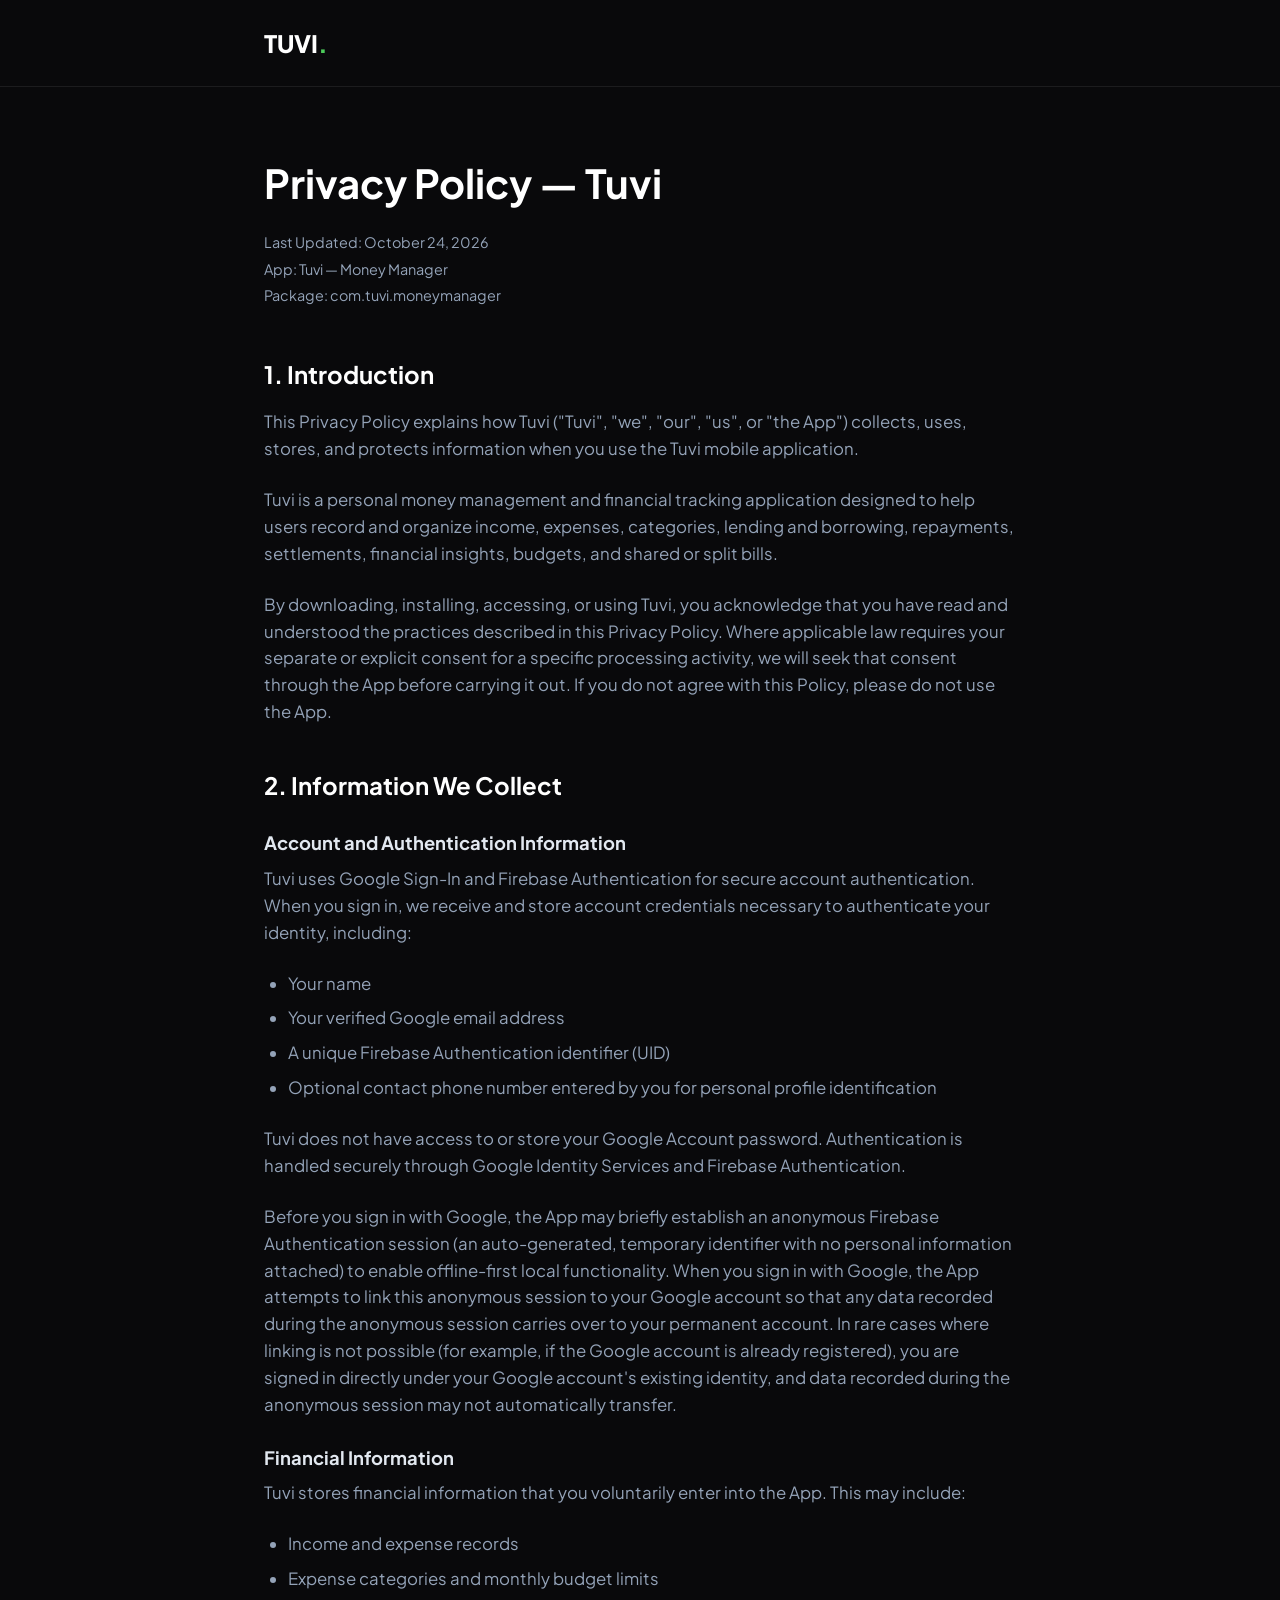
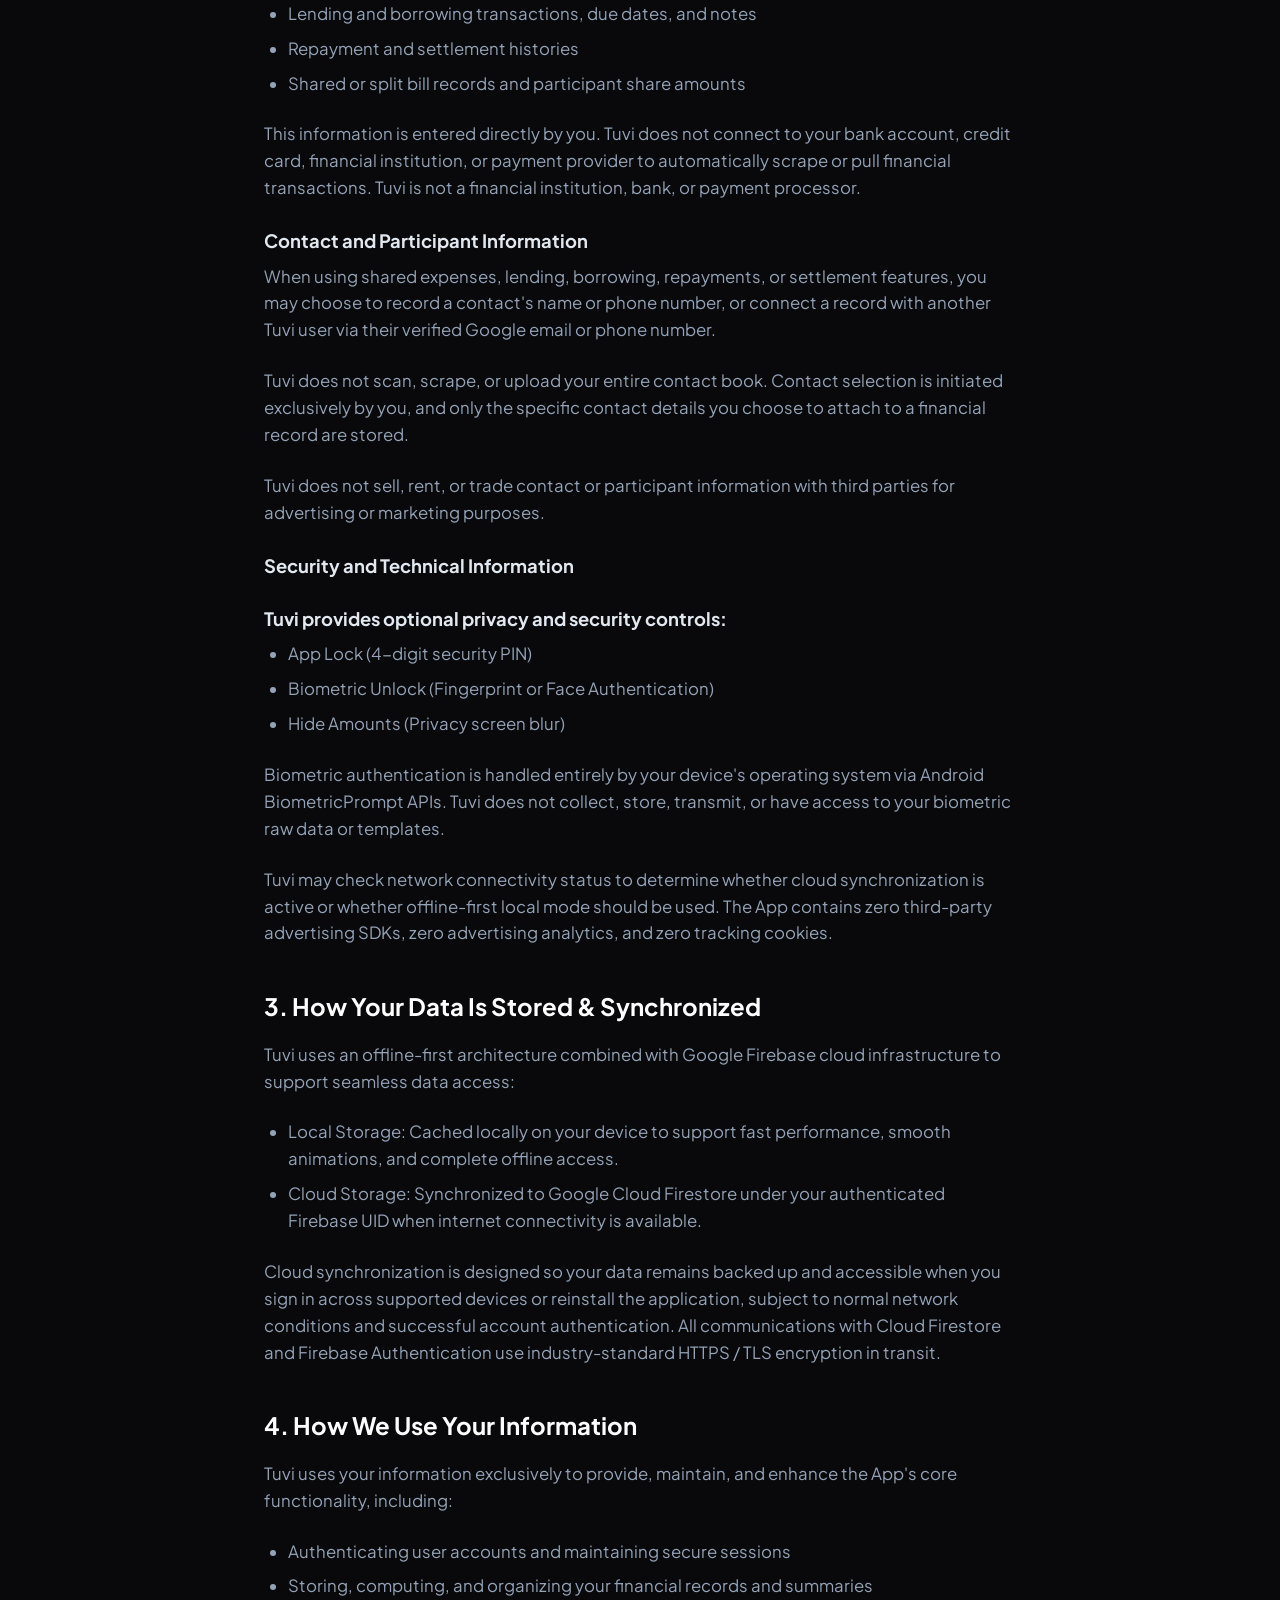
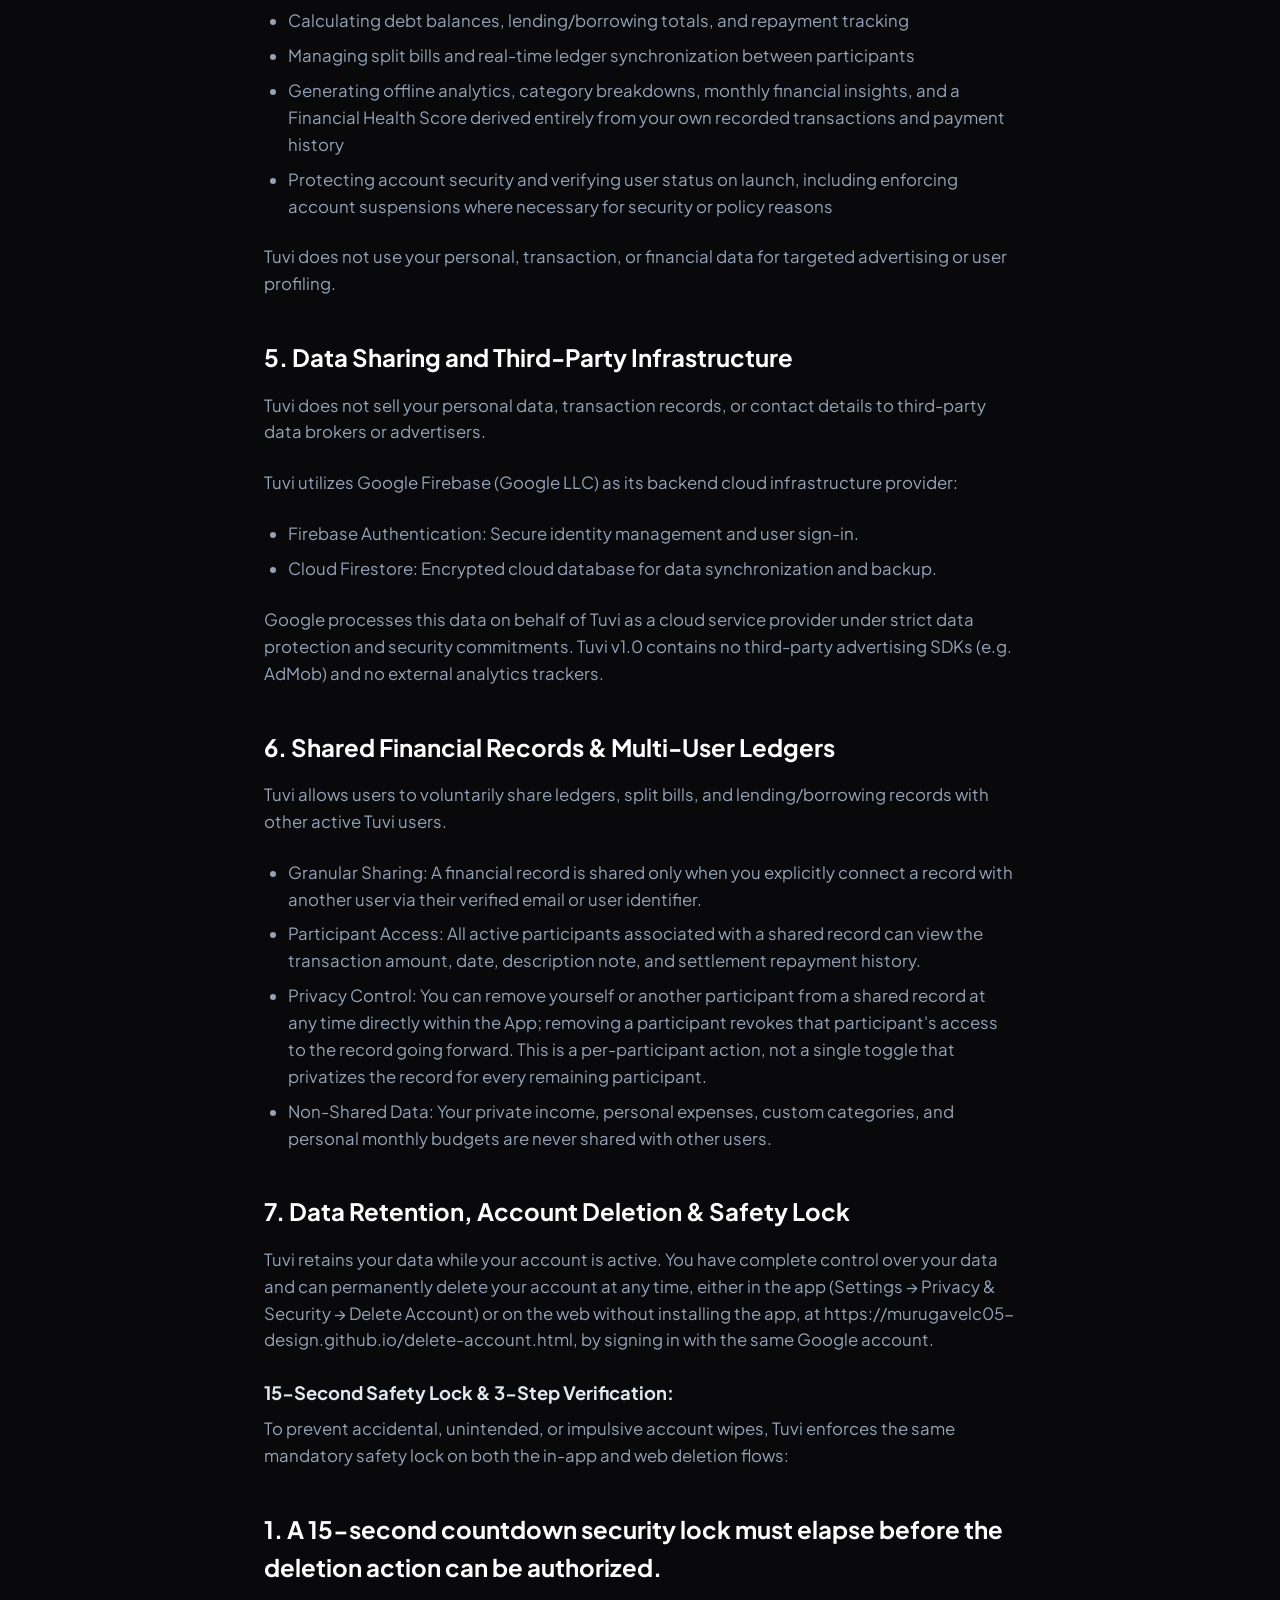
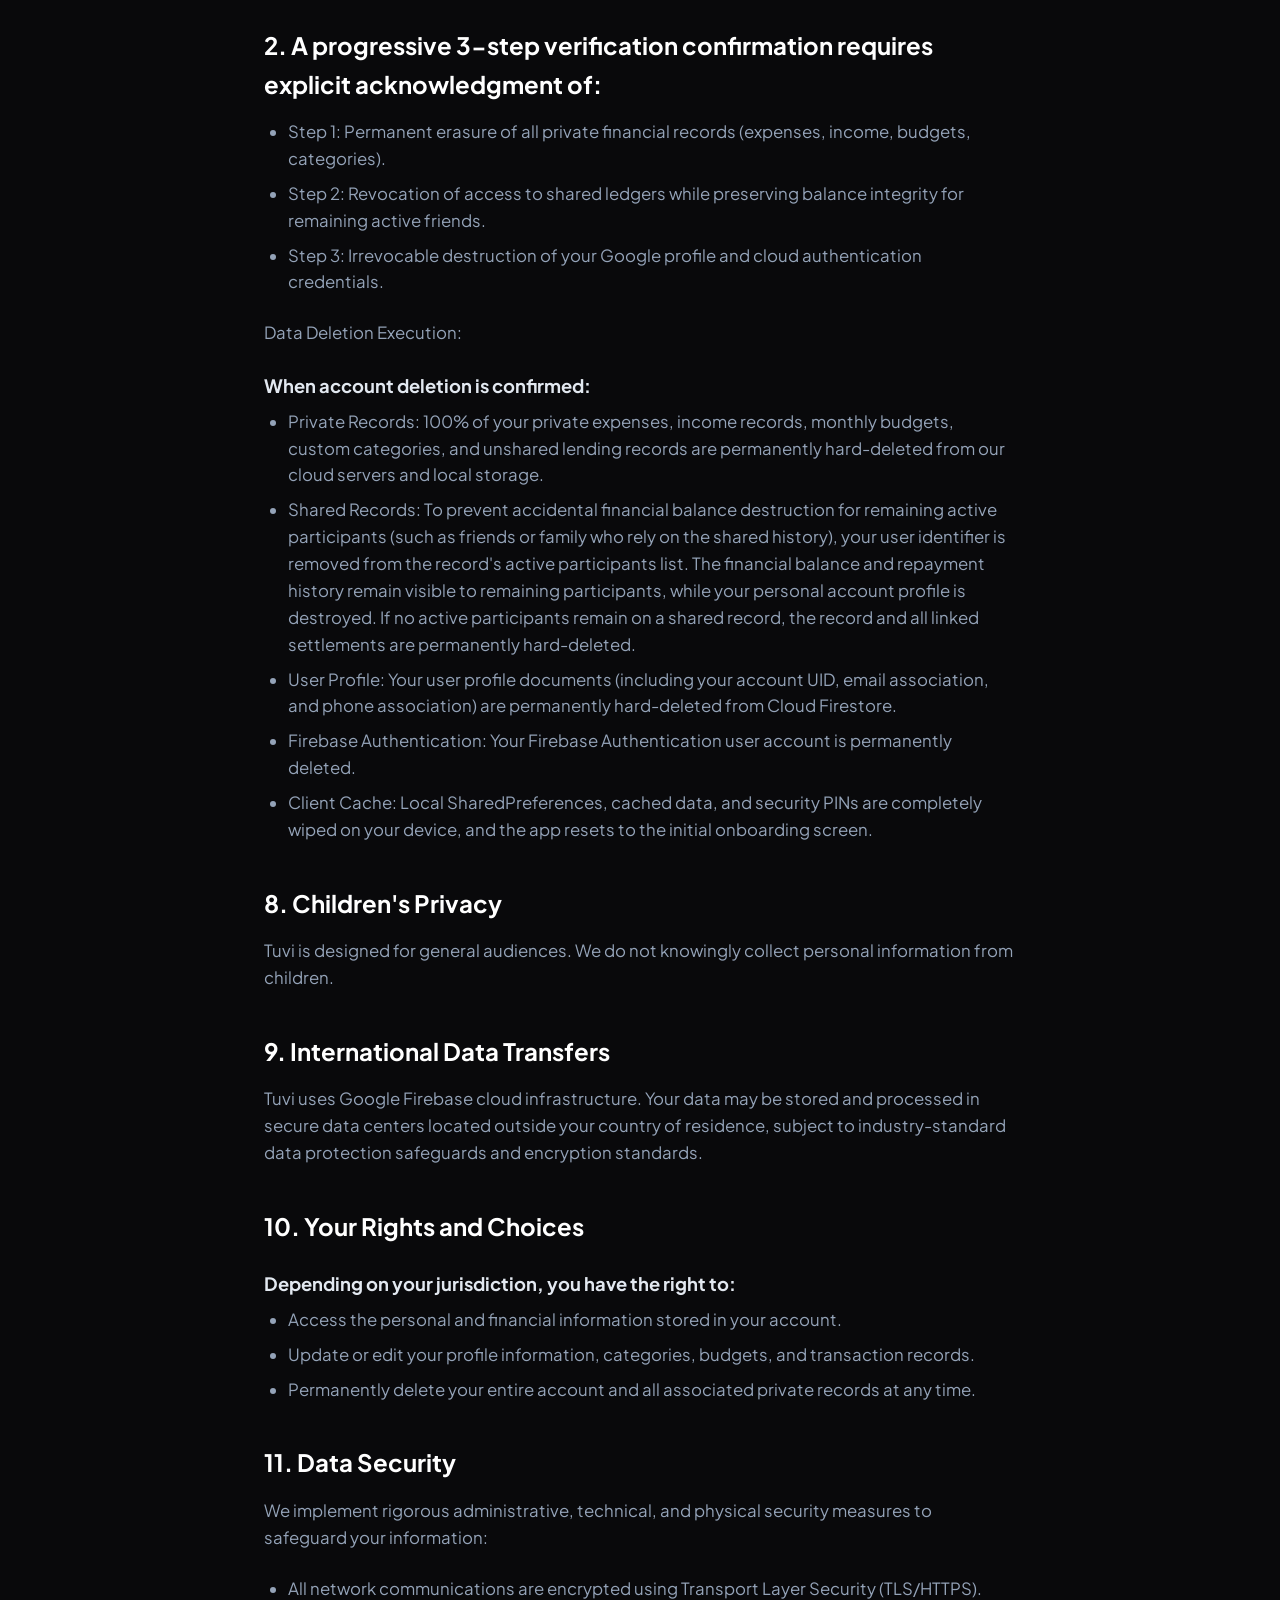
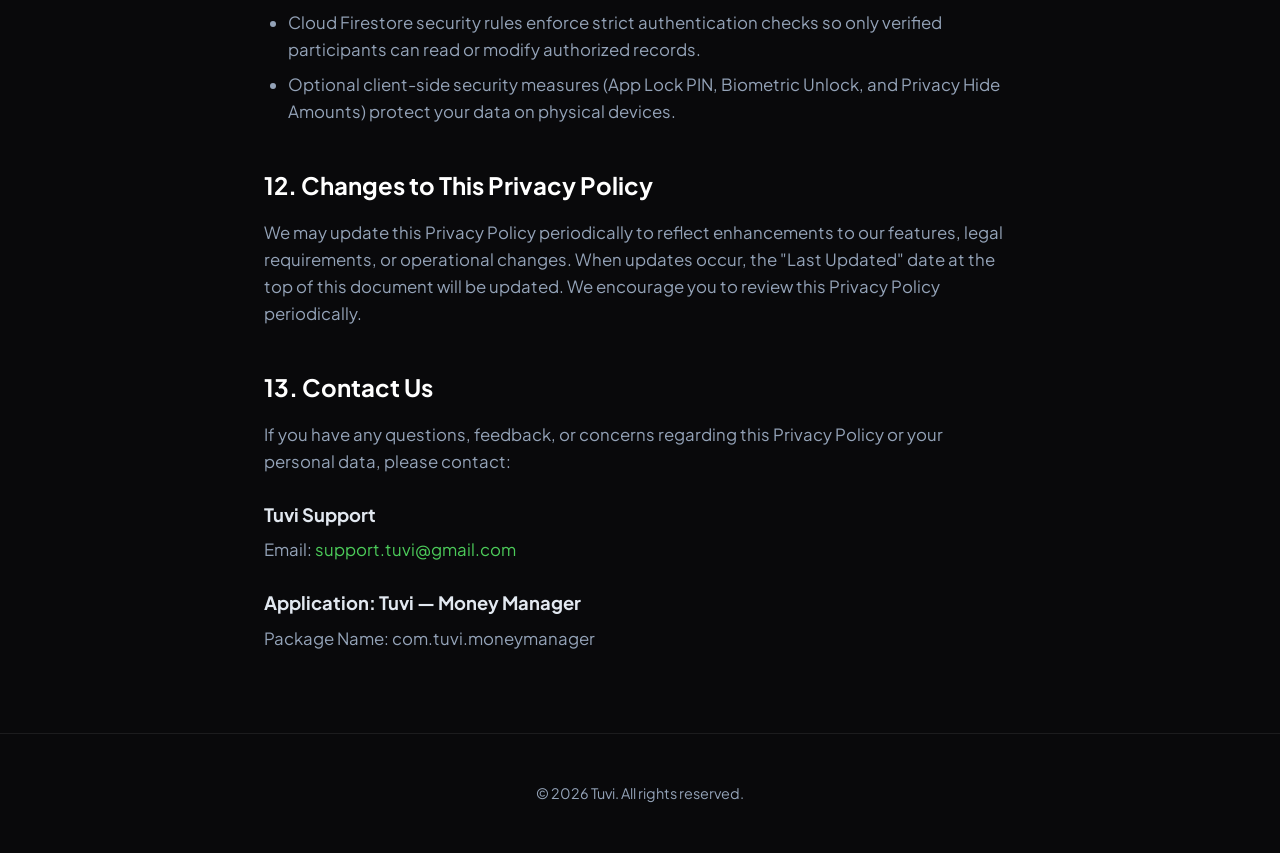
<file: privacy.html>
<!DOCTYPE html>
<html lang="en">
<head>
    <meta charset="UTF-8">
    <meta name="viewport" content="width=device-width, initial-scale=1.0">
    <title>Privacy Policy | Tuvi</title>
    <link rel="icon" type="image/png" sizes="32x32" href="assets/favicon-32.png">
    <link rel="icon" type="image/png" sizes="16x16" href="assets/favicon-16.png">
    <link rel="apple-touch-icon" href="assets/apple-touch-icon.png">
    <link href="https://fonts.googleapis.com/css2?family=Plus+Jakarta+Sans:wght@400;500;600;700;800&display=swap" rel="stylesheet">
    <style>
        :root {
            --bg-base: #09090b;
            --bg-surface: #18181b;
            --brand-primary: #4CCB5A;
            --text-primary: #f8fafc;
            --text-secondary: #94a3b8;
            --border-color: rgba(255, 255, 255, 0.08);
        }

        * { margin: 0; padding: 0; box-sizing: border-box; }

        body {
            font-family: 'Plus Jakarta Sans', sans-serif;
            background-color: var(--bg-base);
            color: var(--text-primary);
            line-height: 1.6;
            -webkit-font-smoothing: antialiased;
        }

        .container { max-width: 800px; margin: 0 auto; padding: 0 1.5rem; }

        nav {
            border-bottom: 1px solid var(--border-color);
            padding: 1.5rem 0;
            margin-bottom: 4rem;
        }

        .logo {
            font-size: 1.5rem;
            font-weight: 800;
            color: #fff;
            text-decoration: none;
        }

        .logo span { color: var(--brand-primary); }

        .legal-header { margin-bottom: 3rem; }
        h1 { font-size: 2.5rem; margin-bottom: 1rem; color: #fff; }
        .last-updated { color: var(--text-secondary); font-size: 0.9rem; margin-bottom: 0.2rem; }
        
        h2 { font-size: 1.5rem; margin: 2.5rem 0 1rem; color: #fff; }
        h3 { font-size: 1.15rem; margin: 1.5rem 0 0.5rem; color: #e2e8f0; }
        
        p, ul, ol { color: var(--text-secondary); margin-bottom: 1.5rem; font-size: 1.05rem; }
        ul, ol { padding-left: 1.5rem; }
        li { margin-bottom: 0.5rem; }
        
        a { color: var(--brand-primary); text-decoration: none; }
        a:hover { text-decoration: underline; }

        footer {
            border-top: 1px solid var(--border-color);
            padding: 3rem 0;
            margin-top: 5rem;
            text-align: center;
            color: var(--text-secondary);
            font-size: 0.9rem;
        }

        .loading, .error {
            text-align: center;
            padding: 4rem 0;
            color: var(--text-secondary);
            font-size: 1.1rem;
        }
        .error { color: #fb7185; }
        
        /* Loading Spinner */
        .spinner {
            width: 40px; height: 40px;
            border: 3px solid rgba(255,255,255,0.1);
            border-radius: 50%;
            border-top-color: var(--brand-primary);
            animation: spin 1s ease-in-out infinite;
            margin: 0 auto 1rem;
        }
        @keyframes spin { to { transform: rotate(360deg); } }
    </style>
</head>
<body>

<nav>
    <div class="container">
        <a href="index.html" class="logo">TUVI<span>.</span></a>
    </div>
</nav>

<main class="container" id="content">
    <div class="loading">
        <div class="spinner"></div>
        <p>Loading Privacy Policy...</p>
    </div>
</main>

<footer>
    <div class="container">
        &copy; <span id="year"></span> Tuvi. All rights reserved.
    </div>
</footer>

<script>
    document.getElementById('year').textContent = new Date().getFullYear();

    // The path where you will store the text file on your website
    // If testing locally without a server, this might fail due to CORS. 
    // You must use Live Server or host it on GitHub Pages.
    const documentPath = 'doc/Tuvi_Privacy_Policy.txt';

    fetch(documentPath)
        .then(response => {
            if (!response.ok) throw new Error('Document not found');
            return response.text();
        })
        .then(text => {
            document.getElementById('content').innerHTML = parseDocument(text);
        })
        .catch(err => {
            document.getElementById('content').innerHTML = `
                <div class="error">
                    <h2>Unable to load document</h2>
                    <p>Make sure <code>${documentPath}</code> is uploaded to your server.</p>
                </div>
            `;
        });

    function parseDocument(text) {
        // Normalize line endings and split
        const lines = text.replace(/\r\n/g, '\n').split('\n');
        let html = '';
        let inList = false;
        let inHeader = true;

        for (let i = 0; i < lines.length; i++) {
            let line = lines[i].trim();
            if (line === '') continue;

            // Handle the title
            if (i === 0) {
                html += `<div class="legal-header"><h1>${line}</h1>`;
                continue;
            }

            // Handle meta information at the top
            if (inHeader && (line.startsWith('Last Updated:') || line.startsWith('App:') || line.startsWith('Package:'))) {
                html += `<p class="last-updated">${line}</p>`;
                if (i + 1 < lines.length && lines[i+1].trim() === '') {
                    html += `</div>`;
                    inHeader = false;
                }
                continue;
            }

            // Close header if we missed it
            if (inHeader) { html += `</div>`; inHeader = false; }

            // Handle numbered headings (e.g., "1. Introduction")
            if (/^\d+\.\s/.test(line)) {
                if (inList) { html += '</ul>'; inList = false; }
                html += `<h2>${line}</h2>`;
                continue;
            }

            // Handle bullet points
            if (line.startsWith('•')) {
                if (!inList) { html += '<ul>'; inList = true; }
                html += `<li>${line.substring(1).trim()}</li>`;
                continue;
            }

            // Handle subheadings (short lines without punctuation at the end)
            if (line.length < 60 && !line.includes('.') && !line.startsWith('•') && !inList && i > 5) {
                if (inList) { html += '</ul>'; inList = false; }
                html += `<h3>${line}</h3>`;
                continue;
            }

            // Normal paragraphs
            if (inList) { html += '</ul>'; inList = false; }
            
            // Auto-link emails
            line = line.replace(/([a-zA-Z0-9._-]+@[a-zA-Z0-9._-]+\.[a-zA-Z0-9._-]+)/gi, '<a href="mailto:$1">$1</a>');
            
            html += `<p>${line}</p>`;
        }
        
        if (inList) { html += '</ul>'; }
        if (inHeader) { html += `</div>`; } // Just in case
        
        return html;
    }
</script>

</body>
</html>
</file>
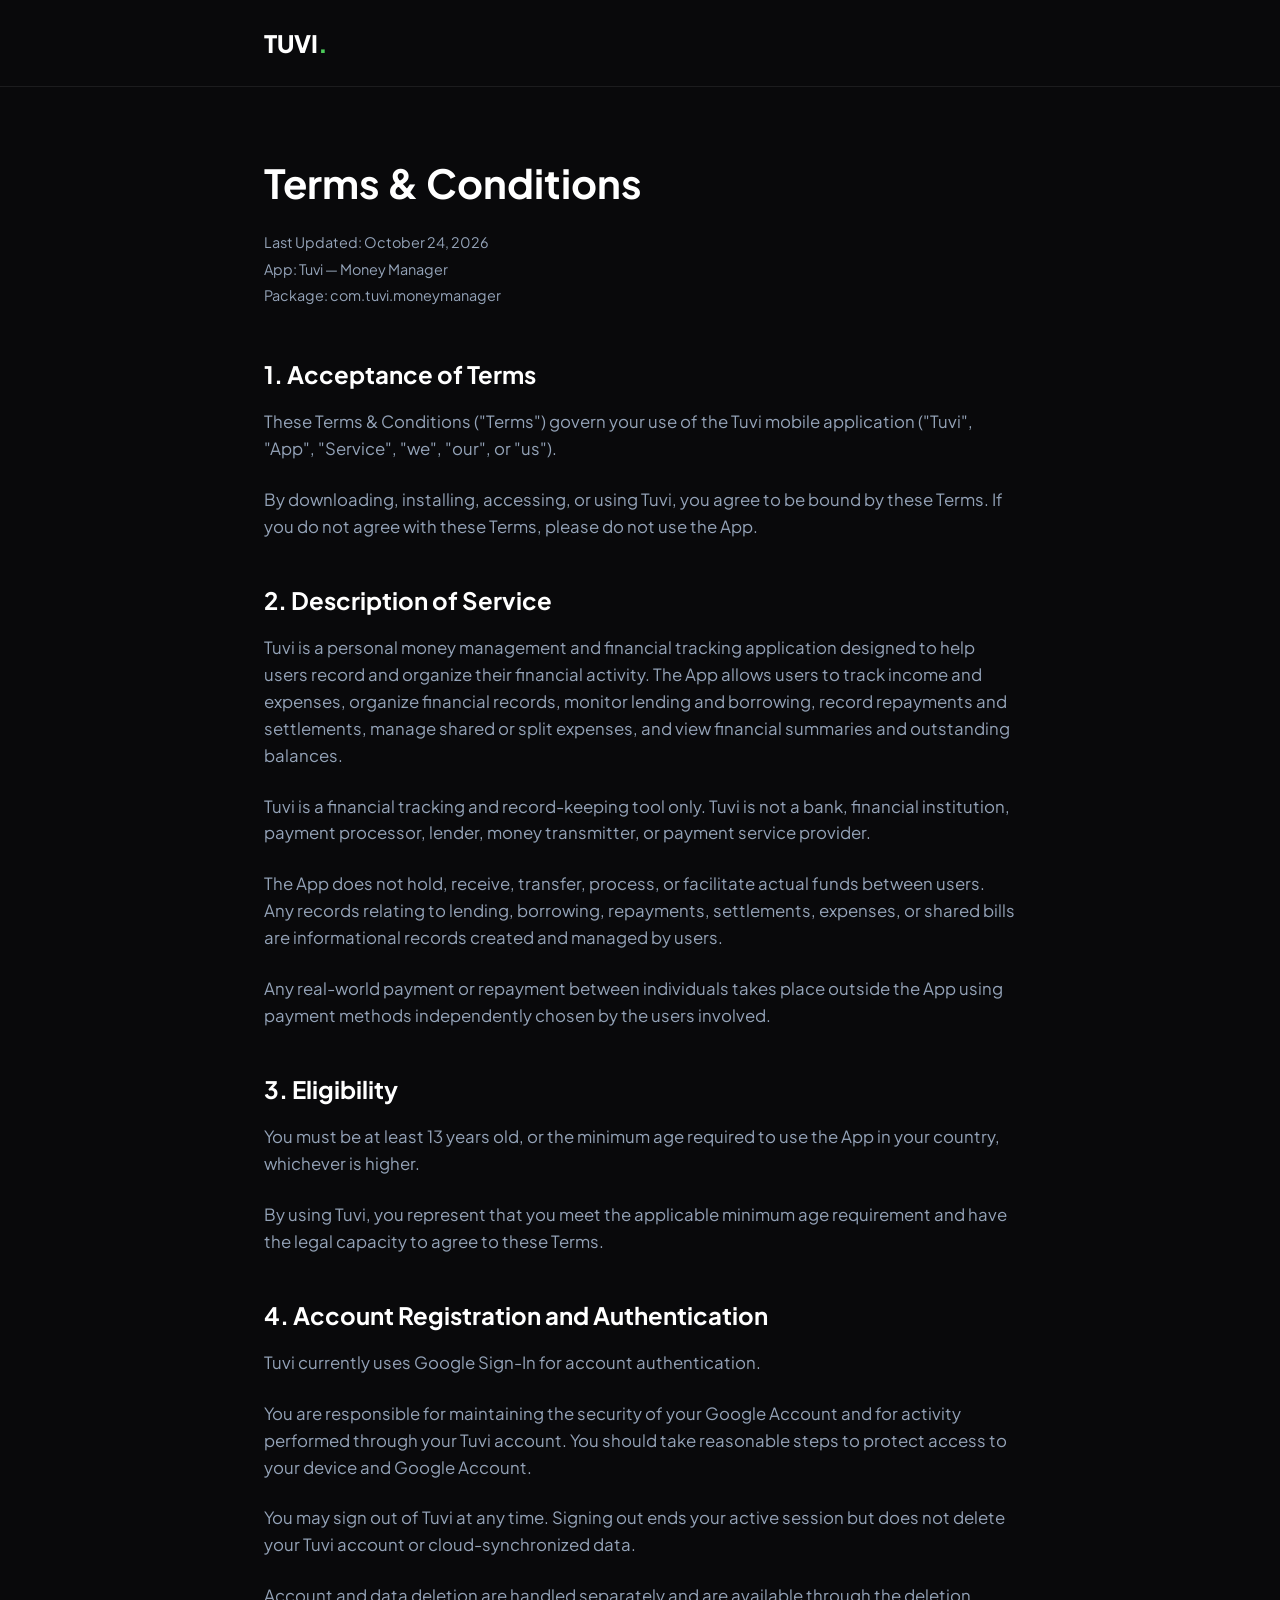
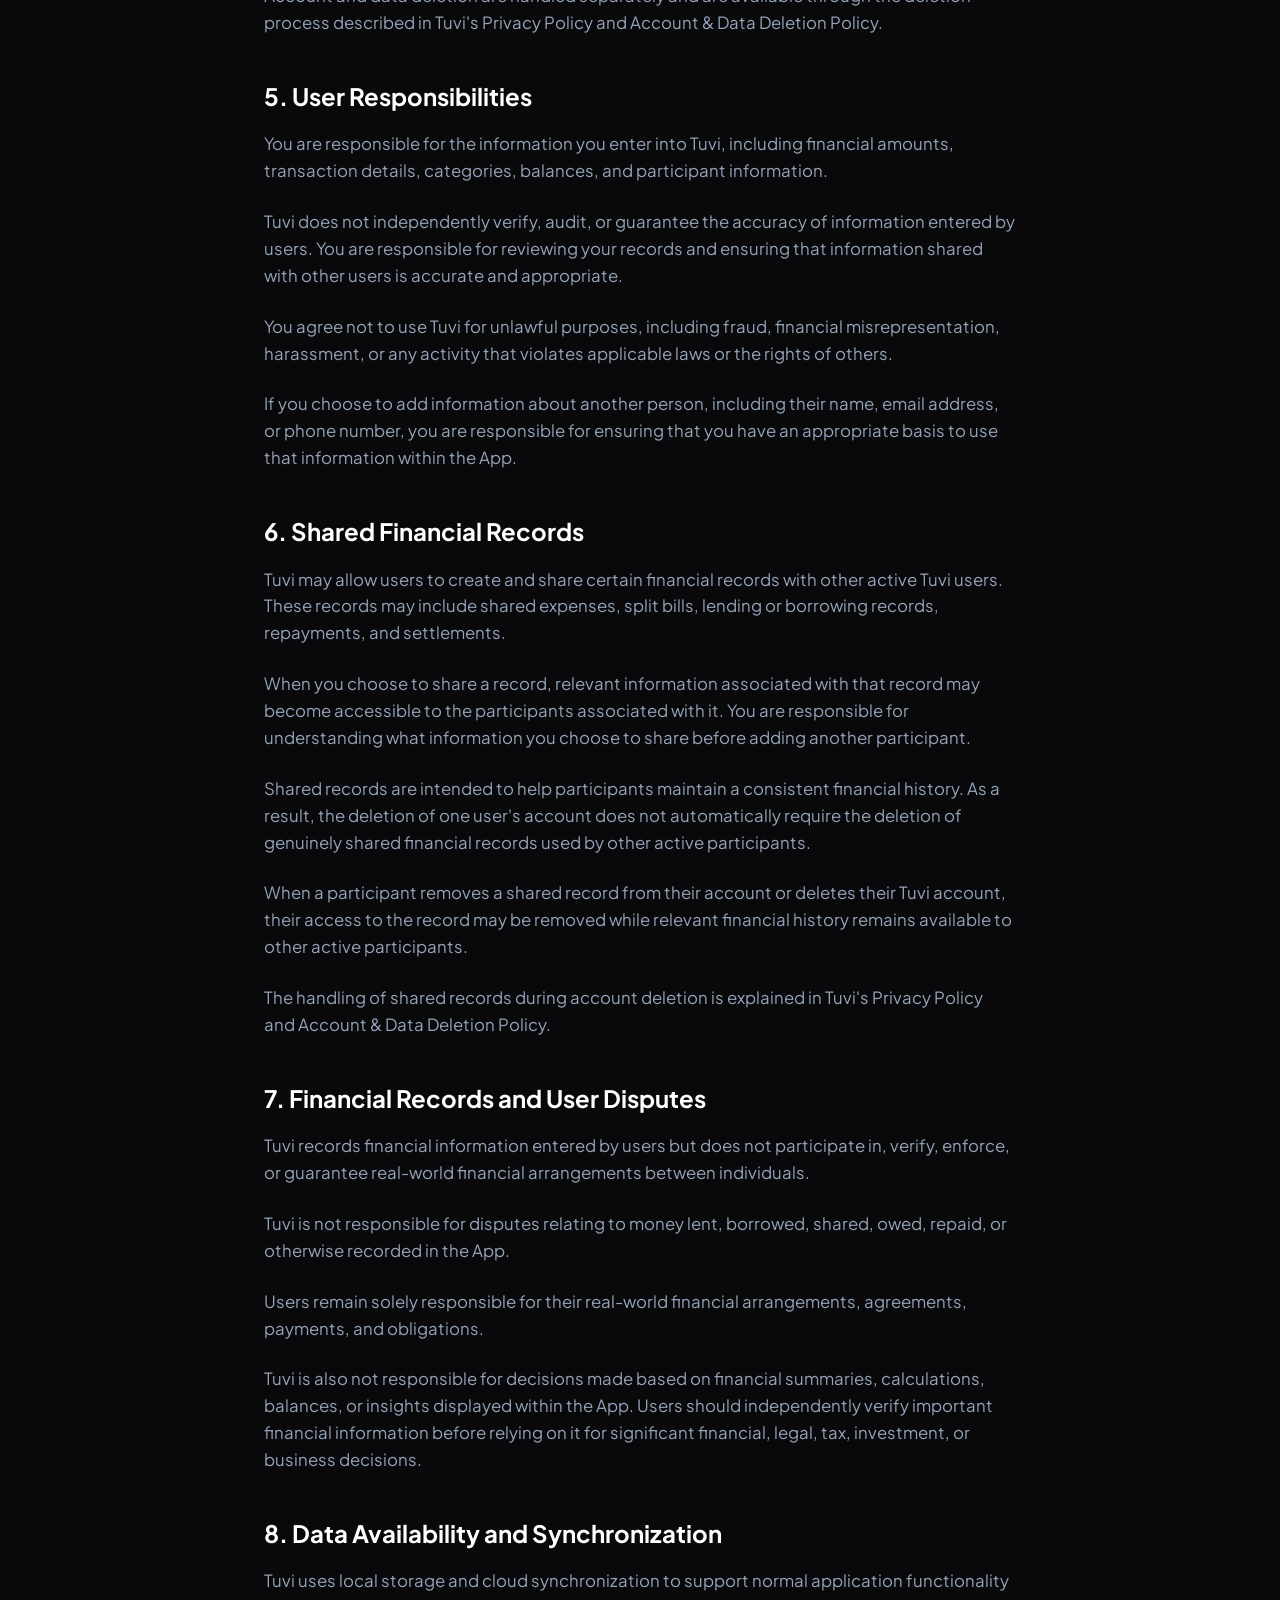
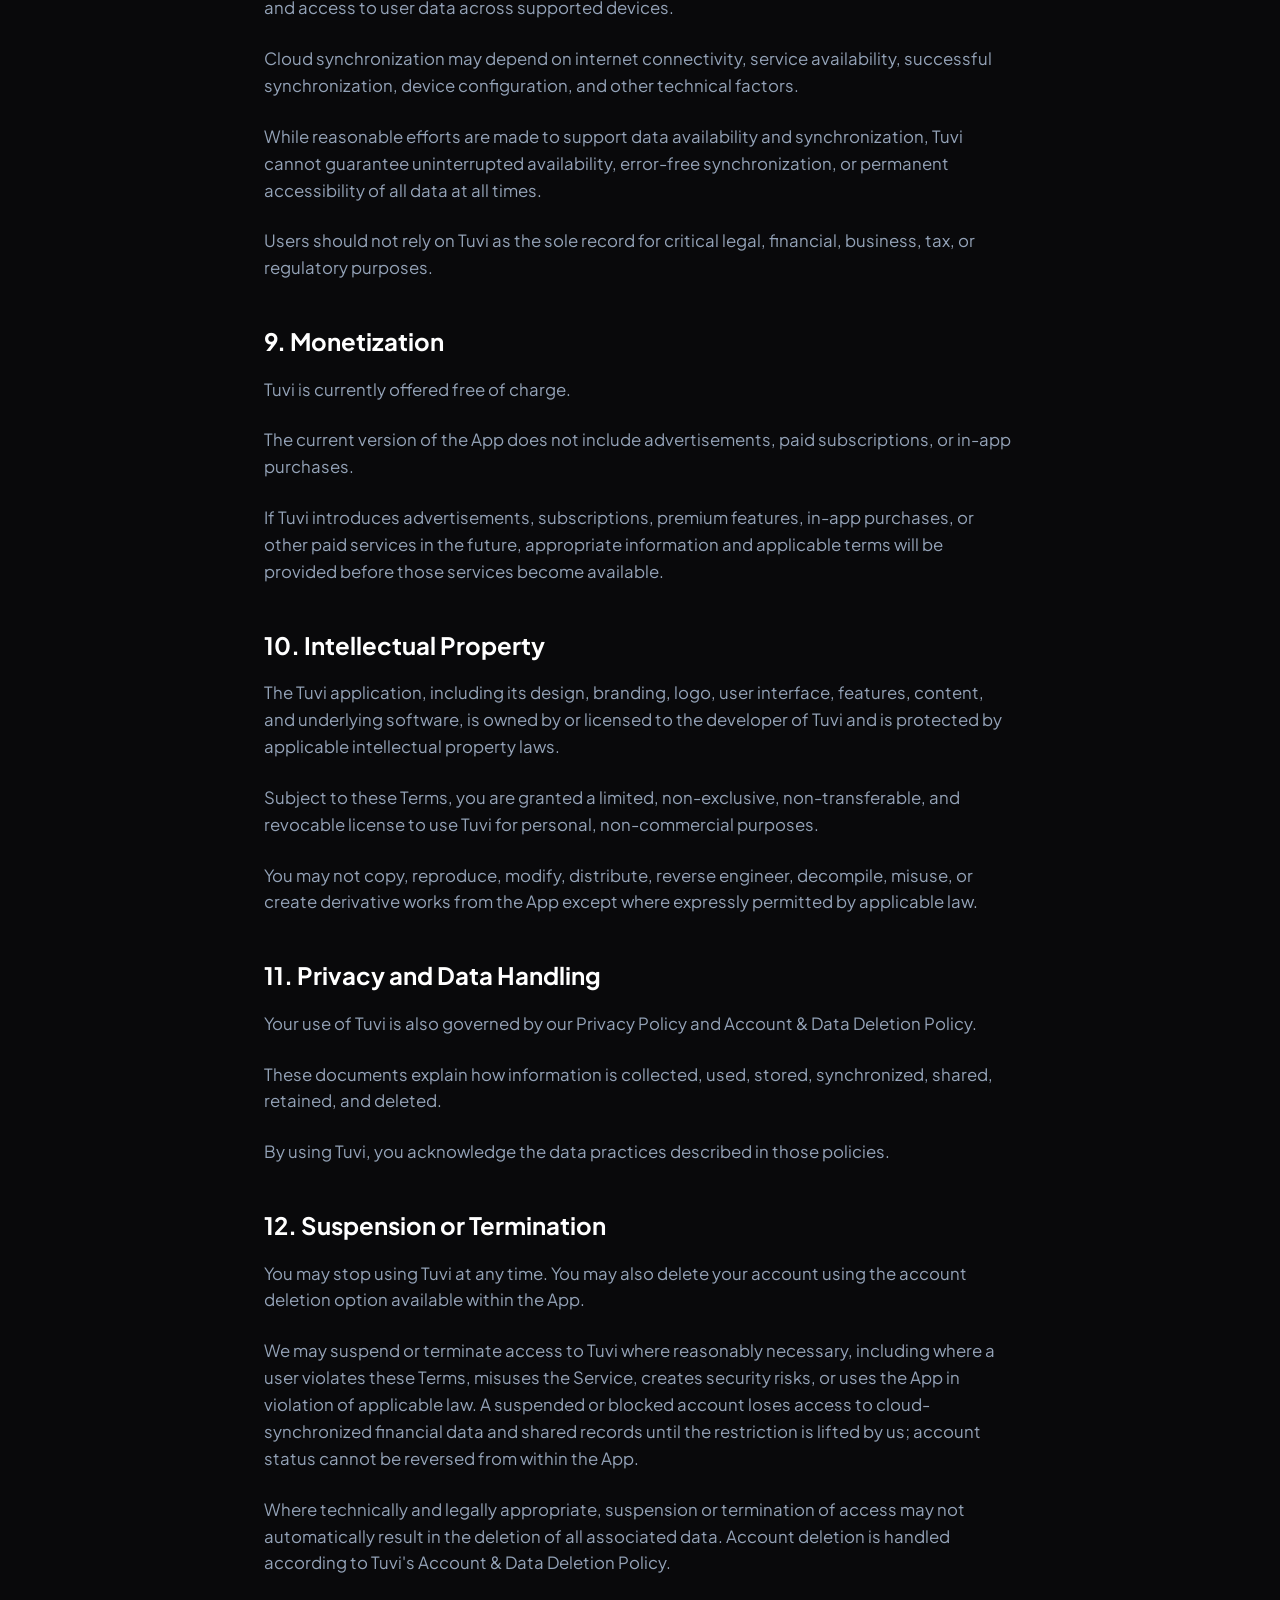
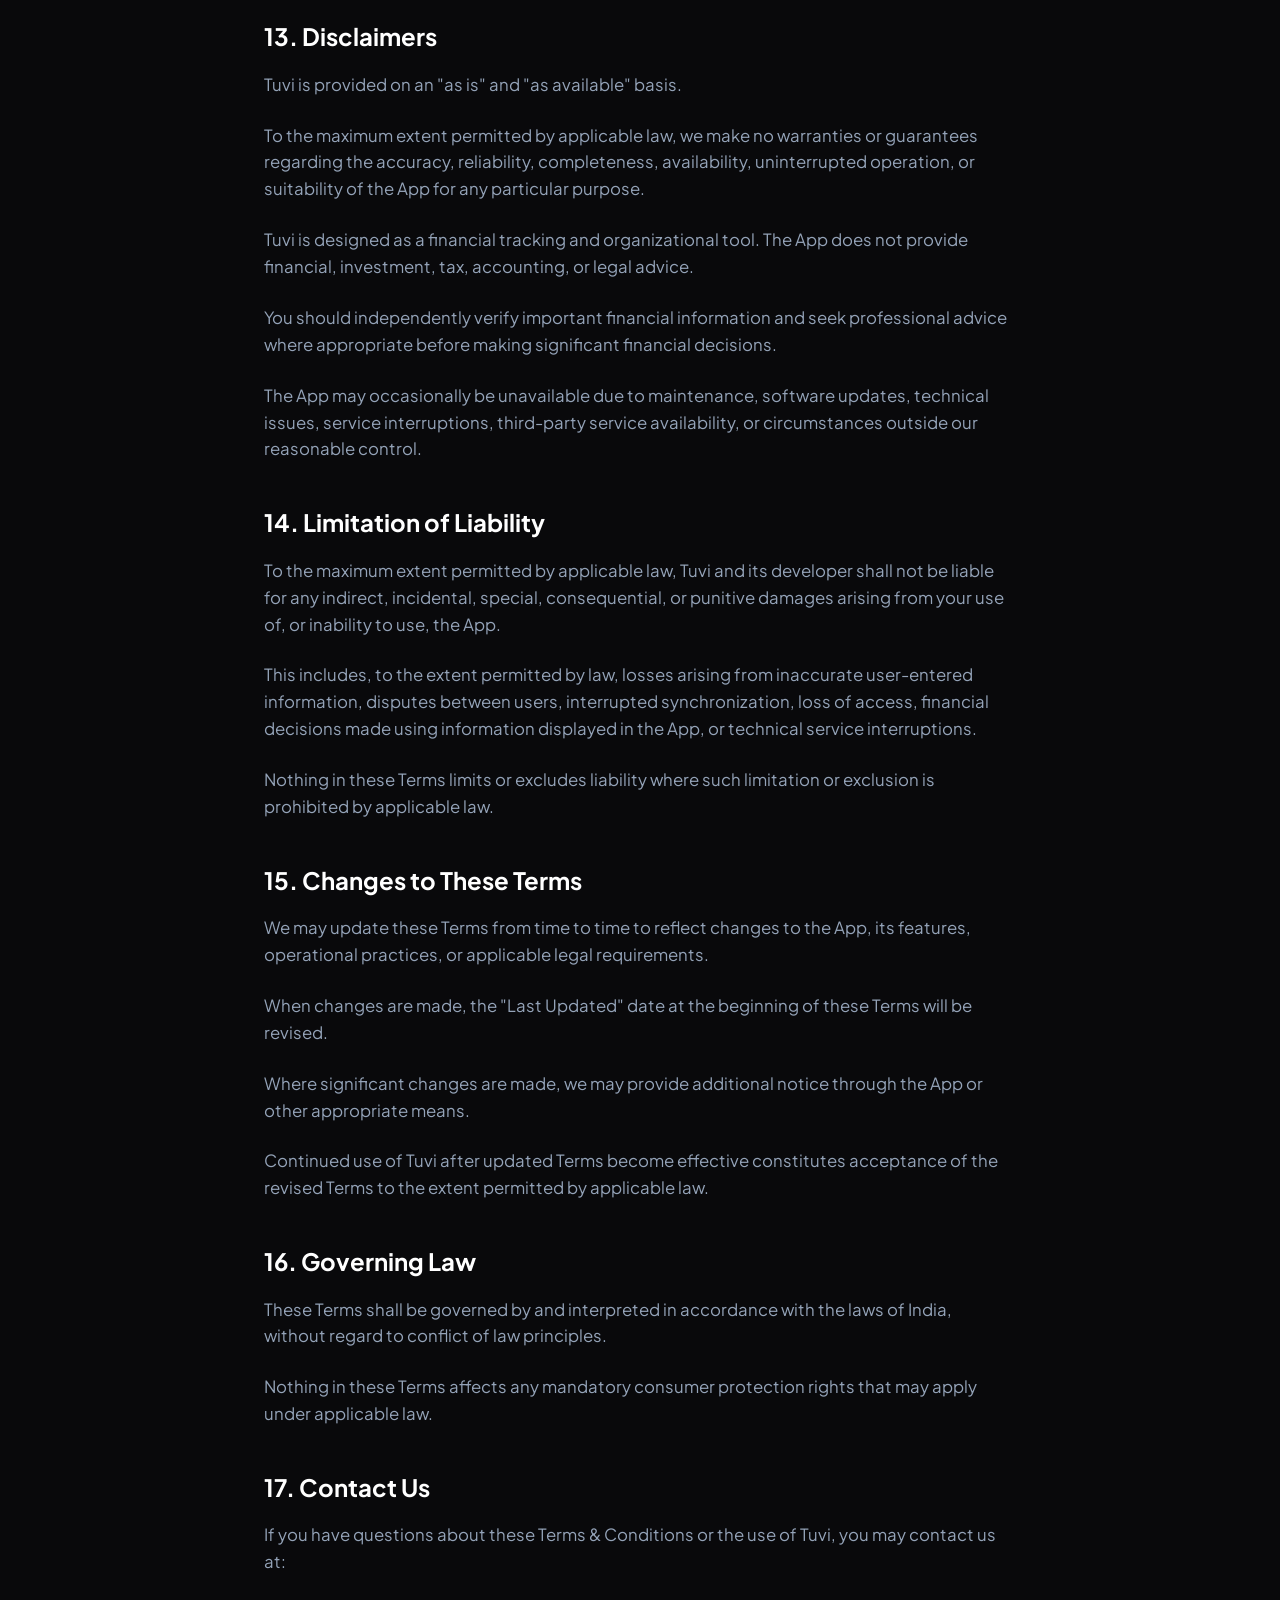
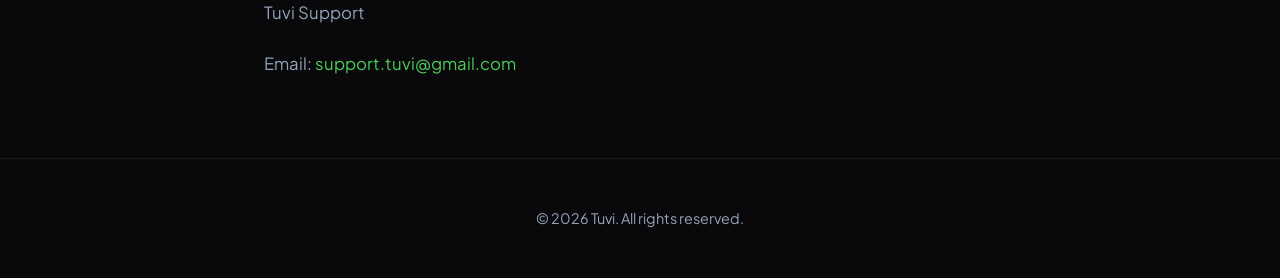
<file: terms.html>
<!DOCTYPE html>
<html lang="en">
<head>
    <meta charset="UTF-8">
    <meta name="viewport" content="width=device-width, initial-scale=1.0">
    <title>Terms & Conditions | Tuvi</title>
    <link rel="icon" type="image/png" sizes="32x32" href="assets/favicon-32.png">
    <link rel="icon" type="image/png" sizes="16x16" href="assets/favicon-16.png">
    <link rel="apple-touch-icon" href="assets/apple-touch-icon.png">
    <link href="https://fonts.googleapis.com/css2?family=Plus+Jakarta+Sans:wght@400;500;600;700;800&display=swap" rel="stylesheet">
    <style>
        :root {
            --bg-base: #09090b;
            --bg-surface: #18181b;
            --brand-primary: #4CCB5A;
            --text-primary: #f8fafc;
            --text-secondary: #94a3b8;
            --border-color: rgba(255, 255, 255, 0.08);
        }

        * { margin: 0; padding: 0; box-sizing: border-box; }

        body {
            font-family: 'Plus Jakarta Sans', sans-serif;
            background-color: var(--bg-base);
            color: var(--text-primary);
            line-height: 1.6;
            -webkit-font-smoothing: antialiased;
        }

        .container { max-width: 800px; margin: 0 auto; padding: 0 1.5rem; }

        nav {
            border-bottom: 1px solid var(--border-color);
            padding: 1.5rem 0;
            margin-bottom: 4rem;
        }

        .logo {
            font-size: 1.5rem;
            font-weight: 800;
            color: #fff;
            text-decoration: none;
        }

        .logo span { color: var(--brand-primary); }

        .legal-header { margin-bottom: 3rem; }
        h1 { font-size: 2.5rem; margin-bottom: 1rem; color: #fff; }
        .last-updated { color: var(--text-secondary); font-size: 0.9rem; margin-bottom: 0.2rem; }
        
        h2 { font-size: 1.5rem; margin: 2.5rem 0 1rem; color: #fff; }
        h3 { font-size: 1.15rem; margin: 1.5rem 0 0.5rem; color: #e2e8f0; }
        
        p, ul, ol { color: var(--text-secondary); margin-bottom: 1.5rem; font-size: 1.05rem; }
        ul, ol { padding-left: 1.5rem; }
        li { margin-bottom: 0.5rem; }
        
        a { color: var(--brand-primary); text-decoration: none; }
        a:hover { text-decoration: underline; }

        footer {
            border-top: 1px solid var(--border-color);
            padding: 3rem 0;
            margin-top: 5rem;
            text-align: center;
            color: var(--text-secondary);
            font-size: 0.9rem;
        }

        .loading, .error {
            text-align: center;
            padding: 4rem 0;
            color: var(--text-secondary);
            font-size: 1.1rem;
        }
        .error { color: #fb7185; }
        
        /* Loading Spinner */
        .spinner {
            width: 40px; height: 40px;
            border: 3px solid rgba(255,255,255,0.1);
            border-radius: 50%;
            border-top-color: var(--brand-primary);
            animation: spin 1s ease-in-out infinite;
            margin: 0 auto 1rem;
        }
        @keyframes spin { to { transform: rotate(360deg); } }
    </style>
</head>
<body>

<nav>
    <div class="container">
        <a href="index.html" class="logo">TUVI<span>.</span></a>
    </div>
</nav>

<main class="container" id="content">
    <div class="loading">
        <div class="spinner"></div>
        <p>Loading Terms & Conditions...</p>
    </div>
</main>

<footer>
    <div class="container">
        &copy; <span id="year"></span> Tuvi. All rights reserved.
    </div>
</footer>

<script>
    document.getElementById('year').textContent = new Date().getFullYear();

    // The path where you will store the text file on your website
    // If testing locally without a server, this might fail due to CORS. 
    // You must use Live Server or host it on GitHub Pages.
    const documentPath = 'doc/Tuvi_Terms_and_Conditions.txt';

    fetch(documentPath)
        .then(response => {
            if (!response.ok) throw new Error('Document not found');
            return response.text();
        })
        .then(text => {
            document.getElementById('content').innerHTML = parseDocument(text);
        })
        .catch(err => {
            document.getElementById('content').innerHTML = `
                <div class="error">
                    <h2>Unable to load document</h2>
                    <p>Make sure <code>${documentPath}</code> is uploaded to your server.</p>
                </div>
            `;
        });

    function parseDocument(text) {
        // Normalize line endings and split
        const lines = text.replace(/\r\n/g, '\n').split('\n');
        let html = '';
        let inList = false;
        let inHeader = true;

        for (let i = 0; i < lines.length; i++) {
            let line = lines[i].trim();
            if (line === '') continue;

            // Handle the title
            if (i === 0) {
                html += `<div class="legal-header"><h1>${line.replace('— Tuvi', '').trim()}</h1>`;
                continue;
            }

            // Handle meta information at the top
            if (inHeader && (line.startsWith('Last Updated:') || line.startsWith('App:') || line.startsWith('Package:'))) {
                html += `<p class="last-updated">${line}</p>`;
                if (i + 1 < lines.length && lines[i+1].trim() === '') {
                    html += `</div>`;
                    inHeader = false;
                }
                continue;
            }

            // Close header if we missed it
            if (inHeader) { html += `</div>`; inHeader = false; }

            // Handle numbered headings (e.g., "1. Introduction")
            if (/^\d+\.\s/.test(line)) {
                if (inList) { html += '</ul>'; inList = false; }
                html += `<h2>${line}</h2>`;
                continue;
            }

            // Handle bullet points
            if (line.startsWith('•')) {
                if (!inList) { html += '<ul>'; inList = true; }
                html += `<li>${line.substring(1).trim()}</li>`;
                continue;
            }

            // Normal paragraphs
            if (inList) { html += '</ul>'; inList = false; }
            
            // Auto-link emails
            line = line.replace(/([a-zA-Z0-9._-]+@[a-zA-Z0-9._-]+\.[a-zA-Z0-9._-]+)/gi, '<a href="mailto:$1">$1</a>');
            
            html += `<p>${line}</p>`;
        }
        
        if (inList) { html += '</ul>'; }
        if (inHeader) { html += `</div>`; } // Just in case
        
        return html;
    }
</script>

</body>
</html>
</file>
